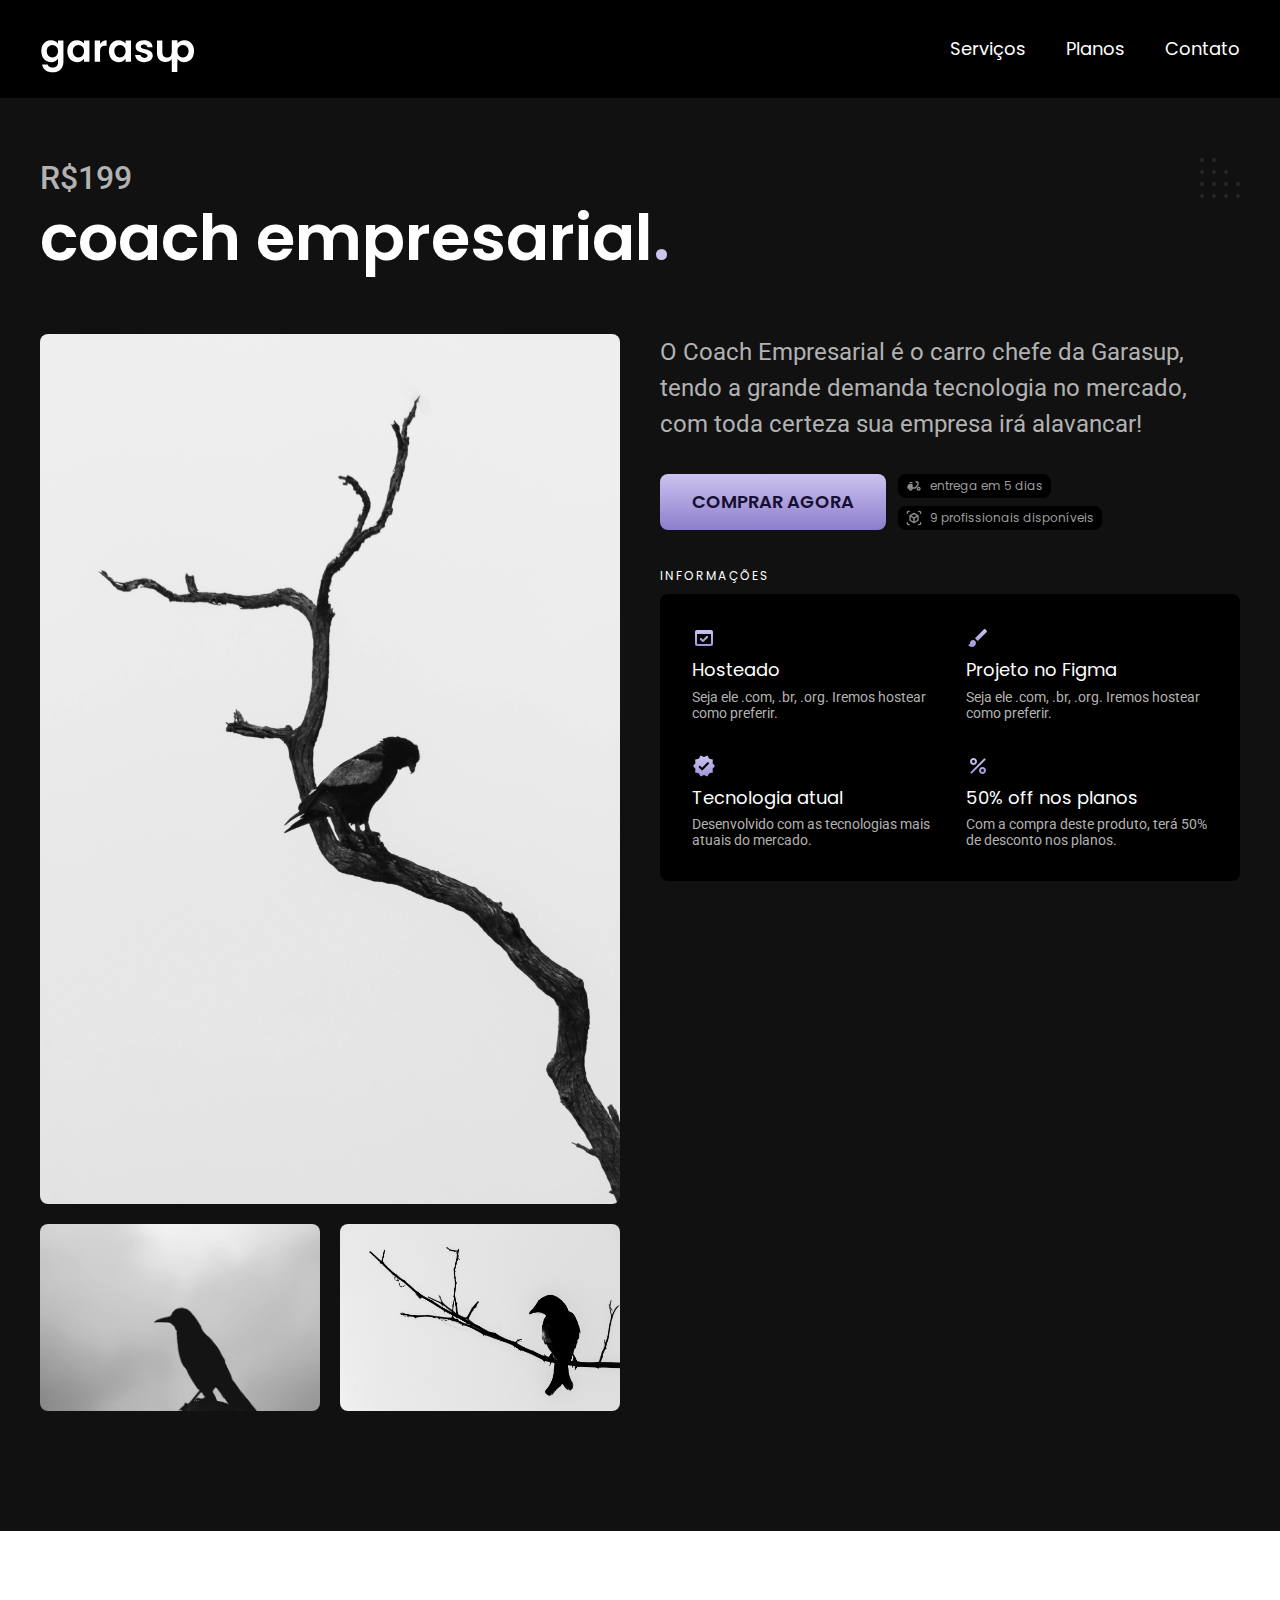
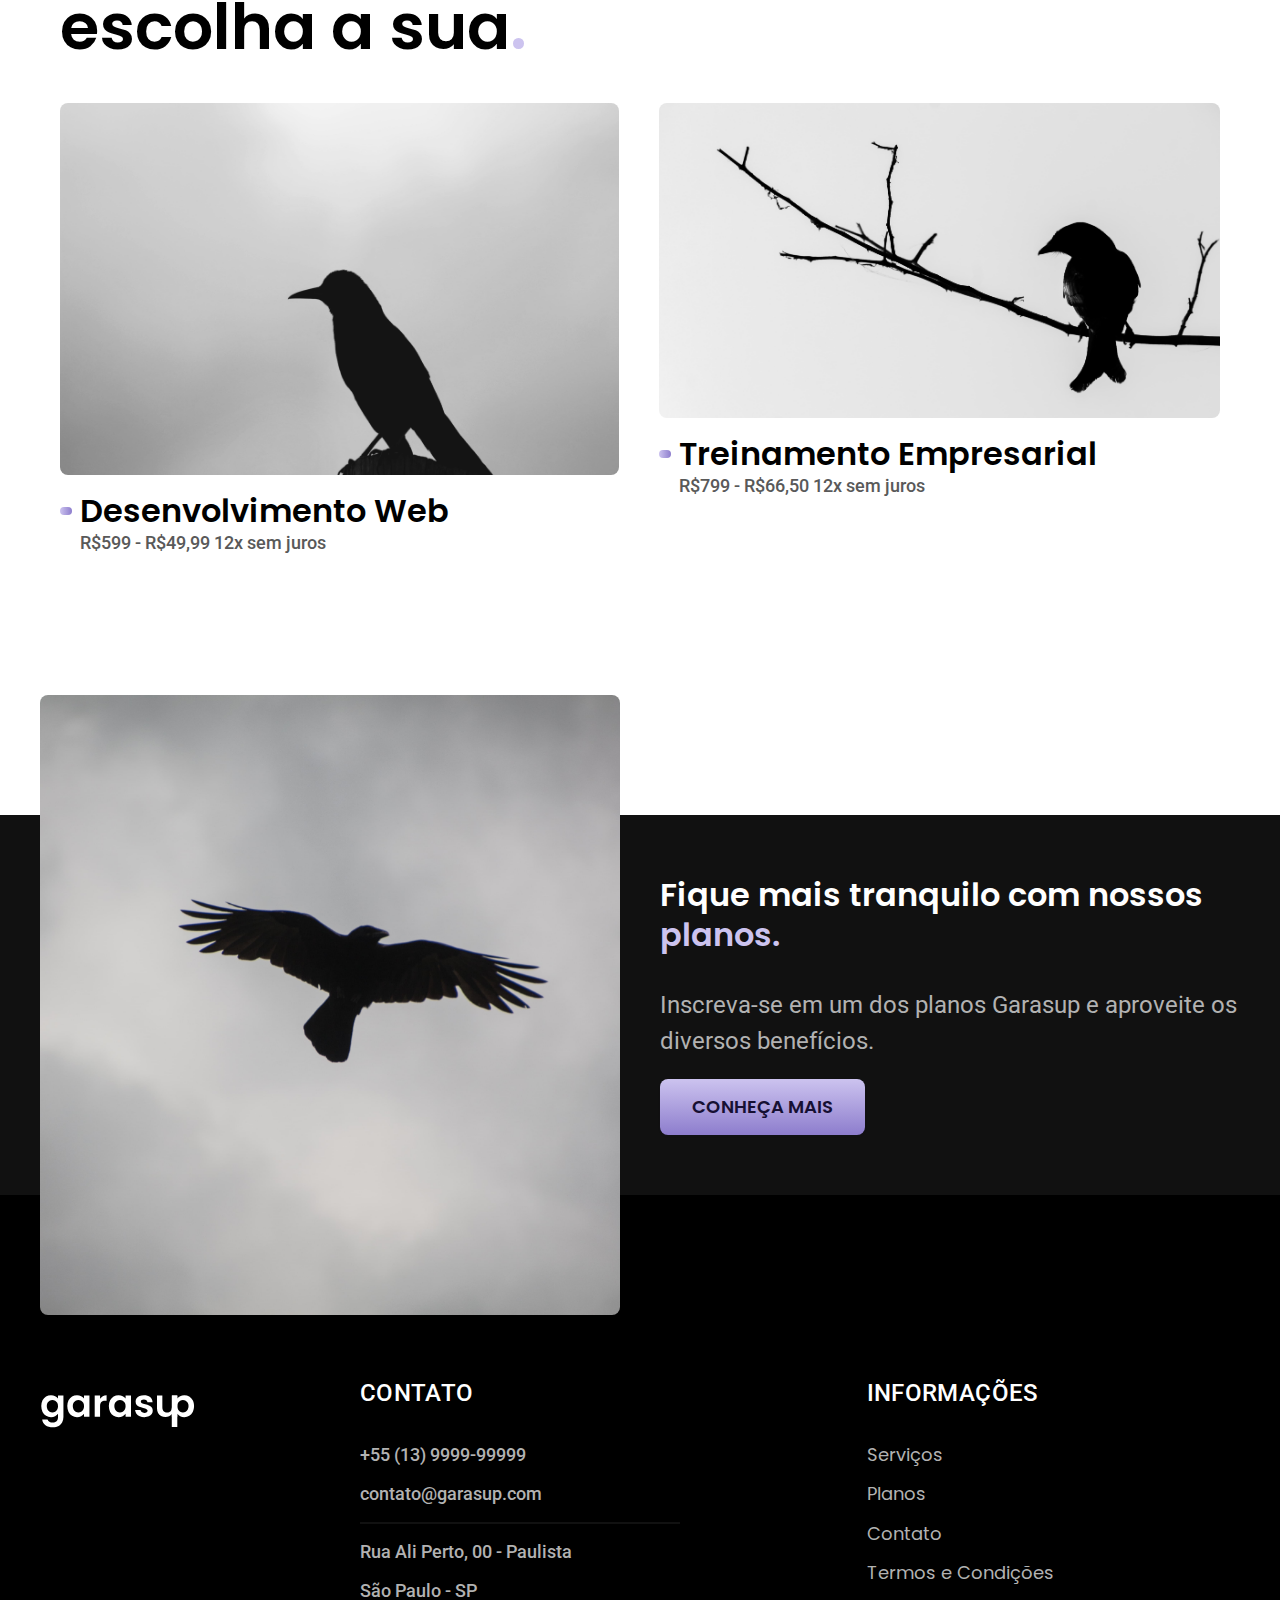
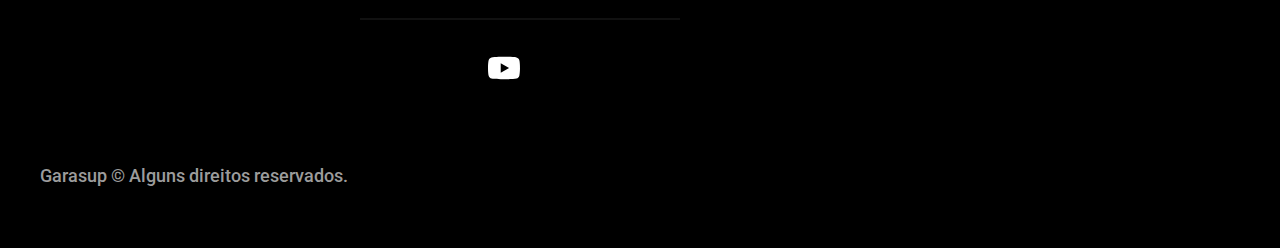
<file: servicos/coach.html>
<!DOCTYPE html>
<html lang="pt-br">
<head>
  <meta charset="UTF-8">
  <meta http-equiv="X-UA-Compatible" content="IE=edge">
  <meta name="viewport" content="width=device-width, initial-scale=1.0">
  <meta name="description" content="Coach Empresarial">
  <title>Coach Empresarial | Garasup </title>
  <link rel="icon" href="../favicon.svg" type="image/svg+xml">
  <link rel="stylesheet" href="../css/style.css">
  <link rel="preconnect" href="https://fonts.googleapis.com"><link rel="preconnect" href="https://fonts.gstatic.com" crossorigin><link href="https://fonts.googleapis.com/css2?family=Poppins:wght@400;600&family=Roboto:wght@400;500&display=swap" rel="stylesheet">
</head>
<body id="coach">
  <header class="header-bg">
    <div class="header container">
      <a href="../">
        <img src="../img/garasup.svg" alt="Garasup">
      </a>

      <nav aria-label="primaria">
        <ul class="header-menu font-1-m cor-0">
          <li><a href="../servicos.html">Serviços</a></li>
          <li><a href="../planos.html">Planos</a></li>
          <li><a href="../contato.html">Contato</a></li>
        </ul>
      </nav>
    </div>
  </header>

  <main  class="titulo-bg">
    <div>
      <div class="titulo container">
        <p class="font-2-xl cor-5">R$199</p>
        <h1 class="font-1-xxl cor-0">coach empresarial<span class="cor-p1">.</span></h1>
      </div>
      <div class="servico container">
        <div class="servico-imagens">
          <img src="../img/fotos/servicos/servico1.jpg" alt="">
          <img src="../img/fotos/servicos/servico2.jpg" alt="">
          <img src="../img/fotos/servicos/servico3.jpg" alt="">
        </div>
        <div class="servico-conteudo">
          <p class="font-2-l cor-5">O Coach Empresarial é o carro chefe da Garasup, tendo a grande demanda tecnologia no mercado, com toda certeza sua empresa irá alavancar!</p>
          <div class="servico-comprar"> 
            <a class="botao" href="../orcamento.html">comprar agora</a>
            <span class="font-1-xs cor-6"><img src="../img/icones/suportes/entrega.svg" alt=""> entrega em 5 dias</span>
            <span class="font-1-xs cor-6"><img src="../img/icones/suportes/estoque.svg" alt=""> 9 profissionais disponíveis</span>
          </div>
        
        <h2 class="font-1-xs cor-0">Informações</h2>
        <ul class="servico-informacoes">
          <li>
            <img src="../img/icones/suportes/dominio.svg" alt="">
            <h3 class="font-1-m cor-0">Hosteado</h3>
            <p class="font-2-xs cor-5">Seja ele .com, .br, .org. Iremos 
              hostear como preferir.</p>
          </li>
          <li>
            <img src="../img/icones/suportes/figma.svg" alt="">
            <h3 class="font-1-m cor-0">Projeto no Figma</h3>
            <p class="font-2-xs cor-5">Seja ele .com, .br, .org. Iremos 
              hostear como preferir.</p>
          </li>
          <li>
            <img src="../img/icones/suportes/tecnologia.svg" alt="">
            <h3 class="font-1-m cor-0">Tecnologia atual</h3>
            <p class="font-2-xs cor-5">Desenvolvido com as tecnologias
              mais atuais do mercado.</p>
          </li>
          <li>
            <img src="../img/icones/suportes/desconto.svg" alt="">
            <h3 class="font-1-m cor-0">50% off nos planos</h3>
            <p class="font-2-xs cor-5">Com a compra deste produto, terá
              50% de desconto nos planos.</p>
          </li>
        </ul>
      </div>
    </div>
  </main>

  <article class="servicos-lista container">
    <h2 class="font-1-xxl container">escolha a sua<span class="cor-p1">.</span></h2>

    <ul>
      <li>
        <a href="devweb.html">
          <img src="../img/fotos/servicos/servico2.jpg" alt="Serviço 2">
          <h3 class="font-1-xl">Desenvolvimento Web</h3>
          <span class="font-2-m cor-8">R$599 - R$49,99 12x sem juros</span>
        </a>
      </li>
      <li>
        <a href="treinamento.html">
          <img src="../img/fotos/servicos/servico3.jpg" alt="Serviço 3">
            <h3 class="font-1-xl">Treinamento Empresarial</h3>
            <span class="font-2-m cor-8">R$799 - R$66,50 12x sem juros</span>
        </a>
      </li>
    </ul>
  </article>

  <article class="plano-bg">
    <div class="plano container">
      <div class="plano-imagem">
        <img src="../img/fotos/gerais/plano.jpg" alt="Pássaro voando">
      </div>
      <div class="plano-conteudo">
        <h2 class="font-1-xl cor-0">Fique mais tranquilo com nossos <span class="cor-p1">planos.</span></h2>
        <p class="font-2-l cor-5">Inscreva-se em um dos planos Garasup e aproveite os diversos benefícios.</p>
        <a class="botao" href="../planos.html">conheça mais</a>
      </div>
    </div>
  </article>

  <footer class="footer-bg">
    <div class="footer container">
      <img src="../img/garasup.svg" alt="Garasup">
      <div class="footer-contato">
        <h3 class="font-2-l-b cor-0">Contato</h3>
        <ul class="cor-5 font-2-m">
          <li><a href="tell:+551399999999">+55 (13) 9999-99999</a></li>
          <li><a href="mailto:contato@garasup.com">contato@garasup.com</a></li>
          <li>Rua Ali Perto, 00 - Paulista</li>
          <li>São Paulo - SP</li>
        </ul>
        <div class="footer-redes">
          <a href="../">
            <img src="../img/icones/redes-sociais/instagram.svg" alt="Instagram">
          </a>
          <a href="../">
            <img src="../img/icones/redes-sociais/facebook.svg" alt="Facebook">
          </a>
          <a href="../">
            <img src="../img/icones/redes-sociais/youtube.svg" alt="Youtube">
          </a>
        </div>
      </div>
      <div class="footer-informacoes">
        <h3 class="font-2-l-b cor-0">Informações</h3>
        <nav>
          <ul class="font-1-m cor-5">
            <li><a href="../servicos.html">Serviços</a></li>
            <li><a href="../planos.html">Planos</a></li>
            <li><a href="../contato.html">Contato</a></li>
            <li><a href="../termos.html">Termos e Condições</a></li>
          </ul>
        </nav>
      </div>
      <p class="font-2-m cor-6 footer-copy">Garasup © Alguns direitos reservados.</p>
    </div>
  </footer>
</body>
</html>
</file>
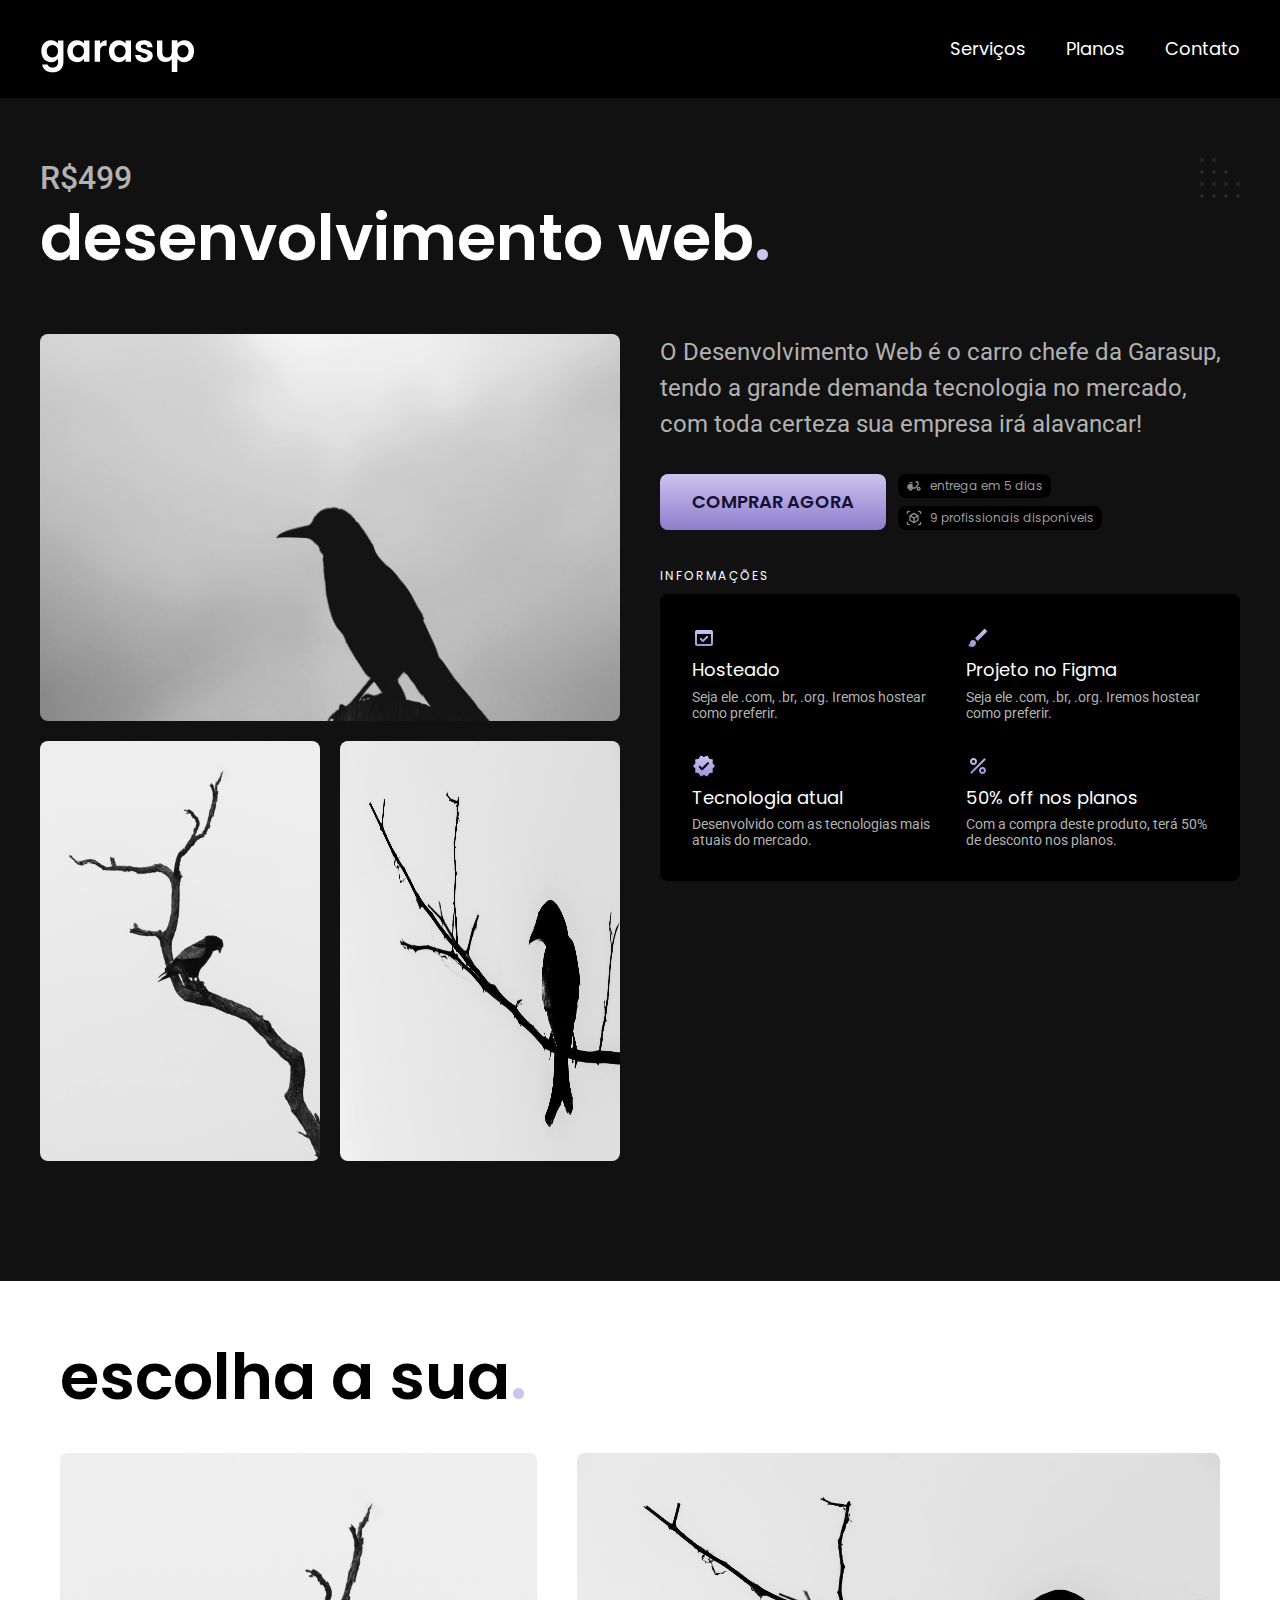
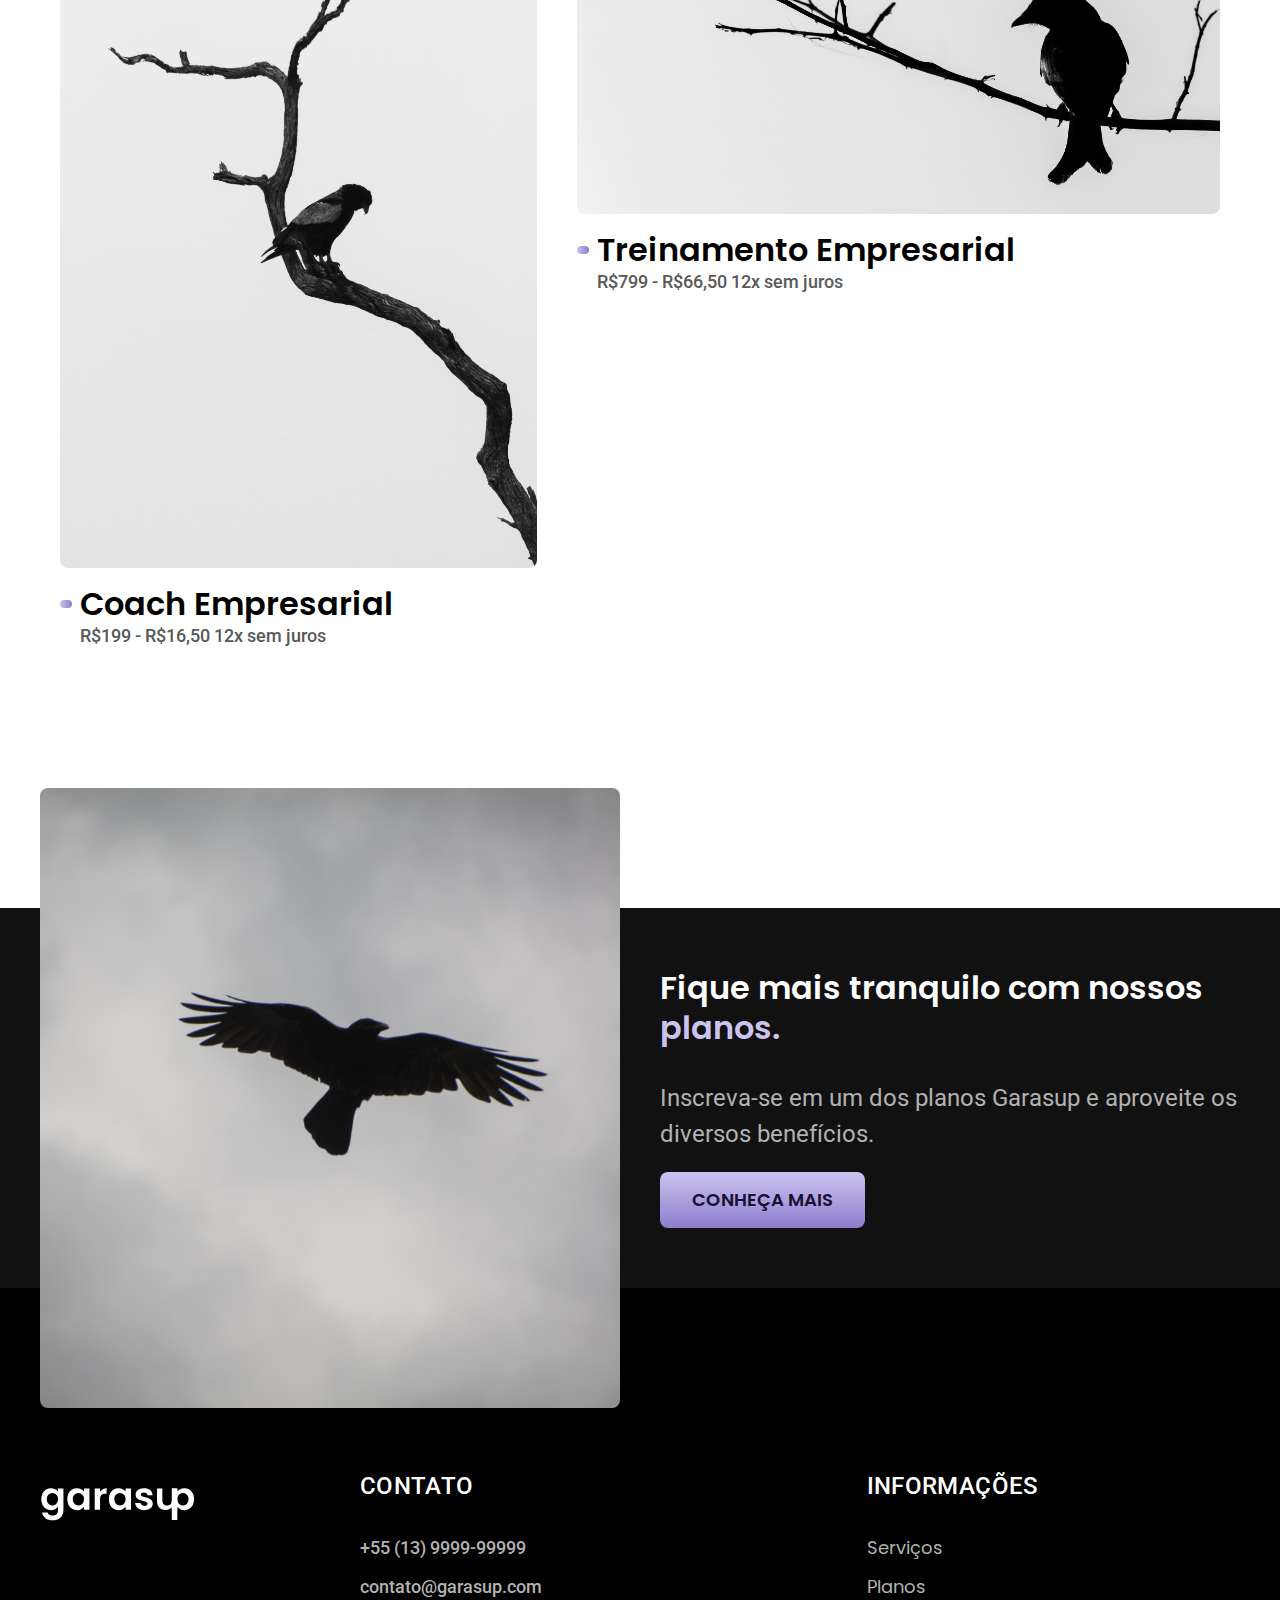
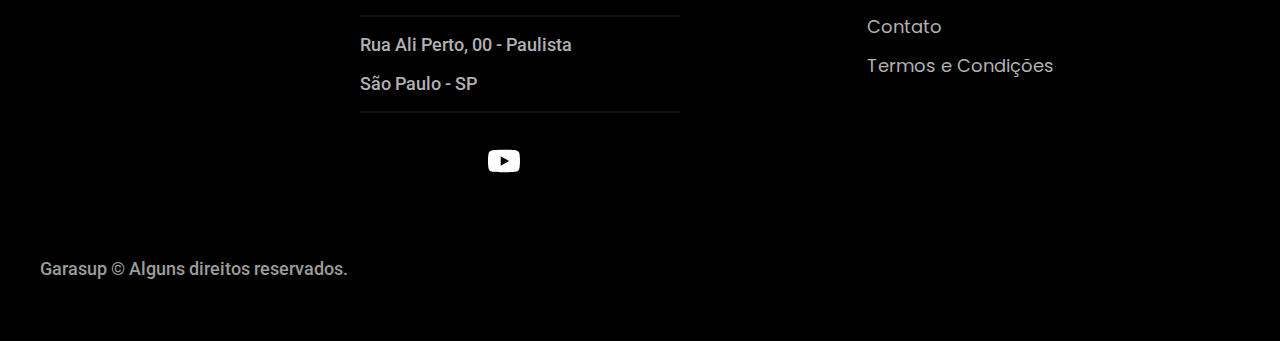
<file: servicos/devweb.html>
<!DOCTYPE html>
<html lang="pt-br">
<head>
  <meta charset="UTF-8">
  <meta http-equiv="X-UA-Compatible" content="IE=edge">
  <meta name="viewport" content="width=device-width, initial-scale=1.0">
  <meta name="description" content="Coach Empresarial">
  <title>Desenvolvimento Web | Garasup </title>
  <link rel="icon" href="../favicon.svg" type="image/svg+xml">
  <link rel="stylesheet" href="../css/style.css">
  <link rel="preconnect" href="https://fonts.googleapis.com"><link rel="preconnect" href="https://fonts.gstatic.com" crossorigin><link href="https://fonts.googleapis.com/css2?family=Poppins:wght@400;600&family=Roboto:wght@400;500&display=swap" rel="stylesheet">
</head>
<body id="devweb">
  <header class="header-bg">
    <div class="header container">
      <a href="../">
        <img src="../img/garasup.svg" alt="Garasup">
      </a>

      <nav aria-label="primaria">
        <ul class="header-menu font-1-m cor-0">
          <li><a href="../servicos.html">Serviços</a></li>
          <li><a href="../planos.html">Planos</a></li>
          <li><a href="../contato.html">Contato</a></li>
        </ul>
      </nav>
    </div>
  </header>

  <main  class="titulo-bg">
    <div>
      <div class="titulo container">
        <p class="font-2-xl cor-5">R$499</p>
        <h1 class="font-1-xxl cor-0">desenvolvimento web<span class="cor-p1">.</span></h1>
      </div>
      <div class="servico container">
        <div class="servico-imagens">
          <img src="../img/fotos/servicos/servico2.jpg" alt="">
          <img src="../img/fotos/servicos/servico1.jpg" alt="">
          <img src="../img/fotos/servicos/servico3.jpg" alt="">
        </div>
        <div class="servico-conteudo">
          <p class="font-2-l cor-5">O Desenvolvimento Web é o carro chefe da Garasup, tendo a grande demanda tecnologia no mercado, com toda certeza sua empresa irá alavancar!</p>
          <div class="servico-comprar"> 
            <a class="botao" href="../orcamento.html">comprar agora</a>
            <span class="font-1-xs cor-6"><img src="../img/icones/suportes/entrega.svg" alt=""> entrega em 5 dias</span>
            <span class="font-1-xs cor-6"><img src="../img/icones/suportes/estoque.svg" alt=""> 9 profissionais disponíveis</span>
          </div>
        
        <h2 class="font-1-xs cor-0">Informações</h2>
        <ul class="servico-informacoes">
          <li>
            <img src="../img/icones/suportes/dominio.svg" alt="">
            <h3 class="font-1-m cor-0">Hosteado</h3>
            <p class="font-2-xs cor-5">Seja ele .com, .br, .org. Iremos 
              hostear como preferir.</p>
          </li>
          <li>
            <img src="../img/icones/suportes/figma.svg" alt="">
            <h3 class="font-1-m cor-0">Projeto no Figma</h3>
            <p class="font-2-xs cor-5">Seja ele .com, .br, .org. Iremos 
              hostear como preferir.</p>
          </li>
          <li>
            <img src="../img/icones/suportes/tecnologia.svg" alt="">
            <h3 class="font-1-m cor-0">Tecnologia atual</h3>
            <p class="font-2-xs cor-5">Desenvolvido com as tecnologias
              mais atuais do mercado.</p>
          </li>
          <li>
            <img src="../img/icones/suportes/desconto.svg" alt="">
            <h3 class="font-1-m cor-0">50% off nos planos</h3>
            <p class="font-2-xs cor-5">Com a compra deste produto, terá
              50% de desconto nos planos.</p>
          </li>
        </ul>
      </div>
    </div>
  </main>

  <article class="servicos-lista container">
    <h2 class="font-1-xxl container">escolha a sua<span class="cor-p1">.</span></h2>

    <ul>
      <li>
        <a href="coach.html">
          <img src="../img/fotos/servicos/servico1.jpg" alt="Serviço 2">
          <h3 class="font-1-xl">Coach Empresarial</h3>
          <span class="font-2-m cor-8">R$199 - R$16,50 12x sem juros</span>
        </a>
      </li>
      <li>
        <a href="treinamento.html">
          <img src="../img/fotos/servicos/servico3.jpg" alt="Serviço 3">
            <h3 class="font-1-xl">Treinamento Empresarial</h3>
            <span class="font-2-m cor-8">R$799 - R$66,50 12x sem juros</span>
        </a>
      </li>
    </ul>
  </article>

  <article class="plano-bg">
    <div class="plano container">
      <div class="plano-imagem">
        <img src="../img/fotos/gerais/plano.jpg" alt="Pássaro voando">
      </div>
      <div class="plano-conteudo">
        <h2 class="font-1-xl cor-0">Fique mais tranquilo com nossos <span class="cor-p1">planos.</span></h2>
        <p class="font-2-l cor-5">Inscreva-se em um dos planos Garasup e aproveite os diversos benefícios.</p>
        <a class="botao" href="../planos.html">conheça mais</a>
      </div>
    </div>
  </article>

  <footer class="footer-bg">
    <div class="footer container">
      <img src="../img/garasup.svg" alt="Garasup">
      <div class="footer-contato">
        <h3 class="font-2-l-b cor-0">Contato</h3>
        <ul class="cor-5 font-2-m">
          <li><a href="tell:+551399999999">+55 (13) 9999-99999</a></li>
          <li><a href="mailto:contato@garasup.com">contato@garasup.com</a></li>
          <li>Rua Ali Perto, 00 - Paulista</li>
          <li>São Paulo - SP</li>
        </ul>
        <div class="footer-redes">
          <a href="../">
            <img src="../img/icones/redes-sociais/instagram.svg" alt="Instagram">
          </a>
          <a href="../">
            <img src="../img/icones/redes-sociais/facebook.svg" alt="Facebook">
          </a>
          <a href="../">
            <img src="../img/icones/redes-sociais/youtube.svg" alt="Youtube">
          </a>
        </div>
      </div>
      <div class="footer-informacoes">
        <h3 class="font-2-l-b cor-0">Informações</h3>
        <nav>
          <ul class="font-1-m cor-5">
            <li><a href="../servicos.html">Serviços</a></li>
            <li><a href="../planos.html">Planos</a></li>
            <li><a href="../contato.html">Contato</a></li>
            <li><a href="../termos.html">Termos e Condições</a></li>
          </ul>
        </nav>
      </div>
      <p class="font-2-m cor-6 footer-copy">Garasup © Alguns direitos reservados.</p>
    </div>
  </footer>
</body>
</html>
</file>
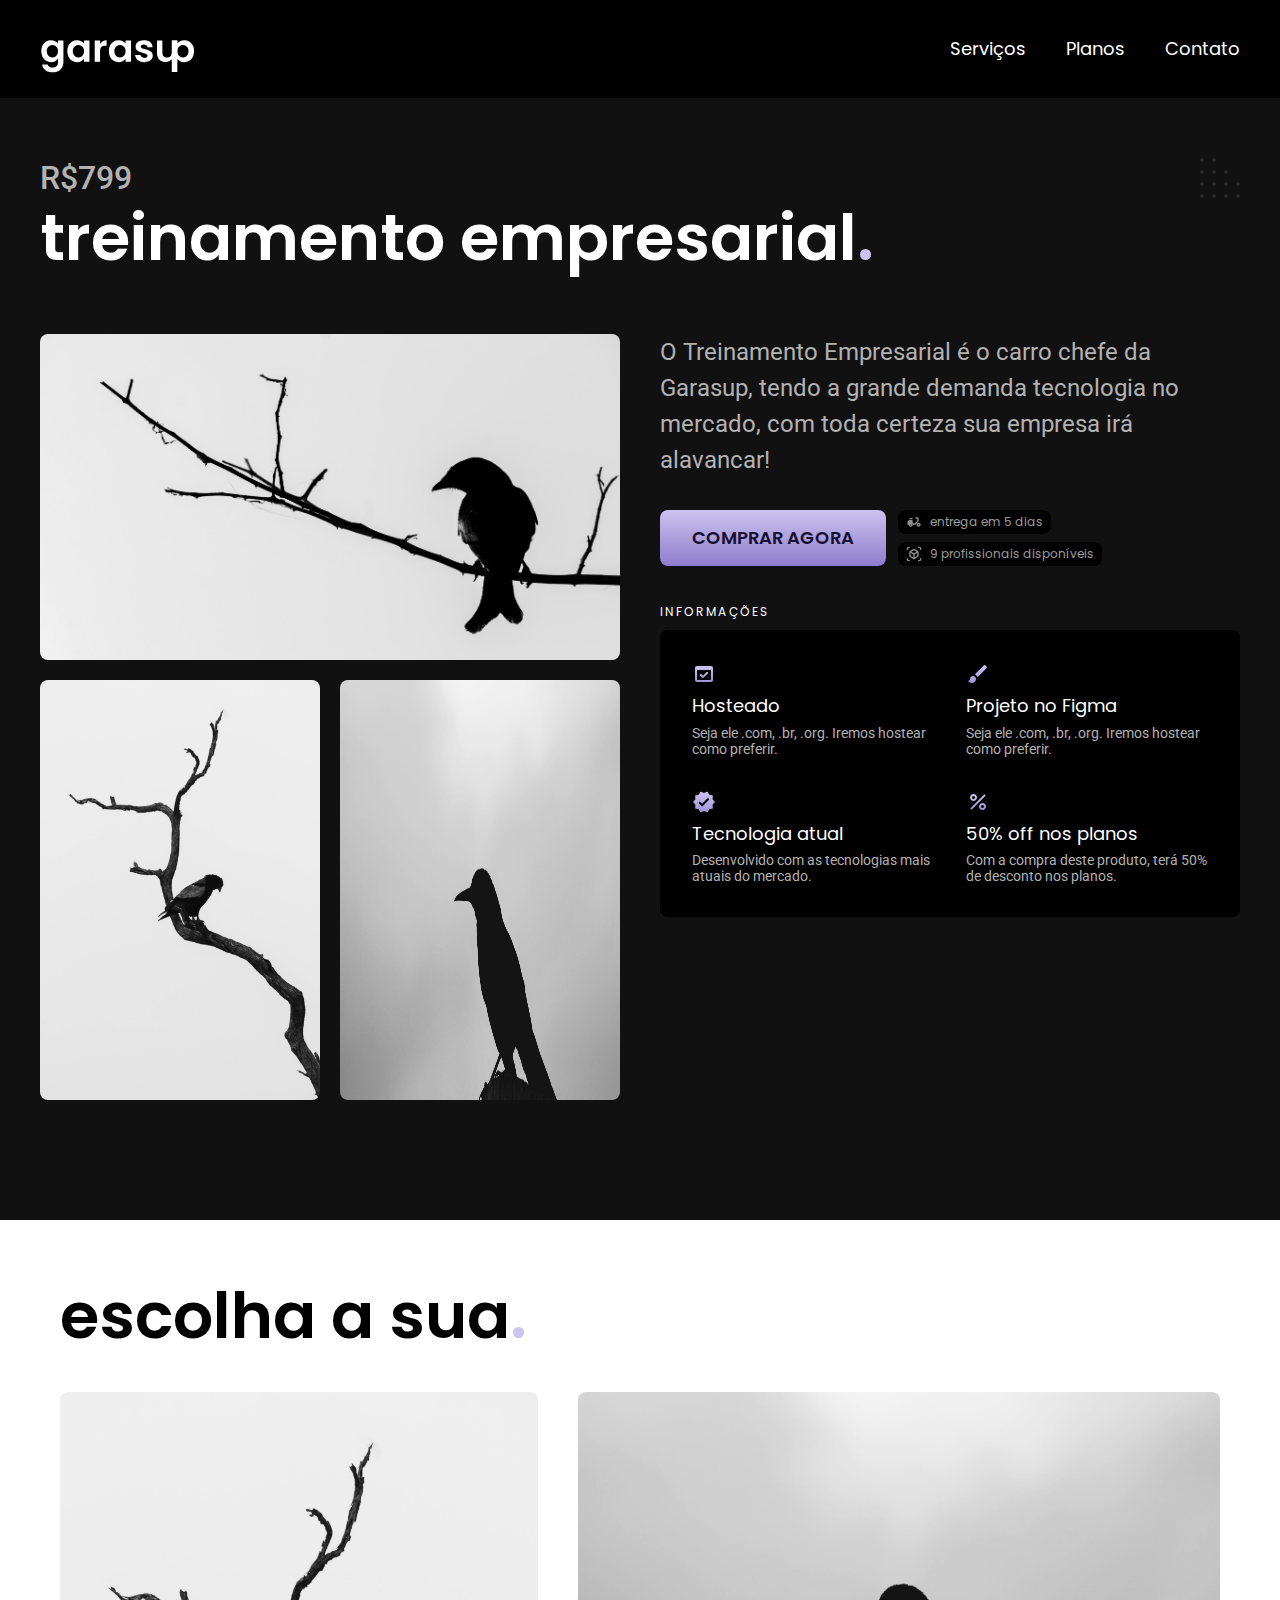
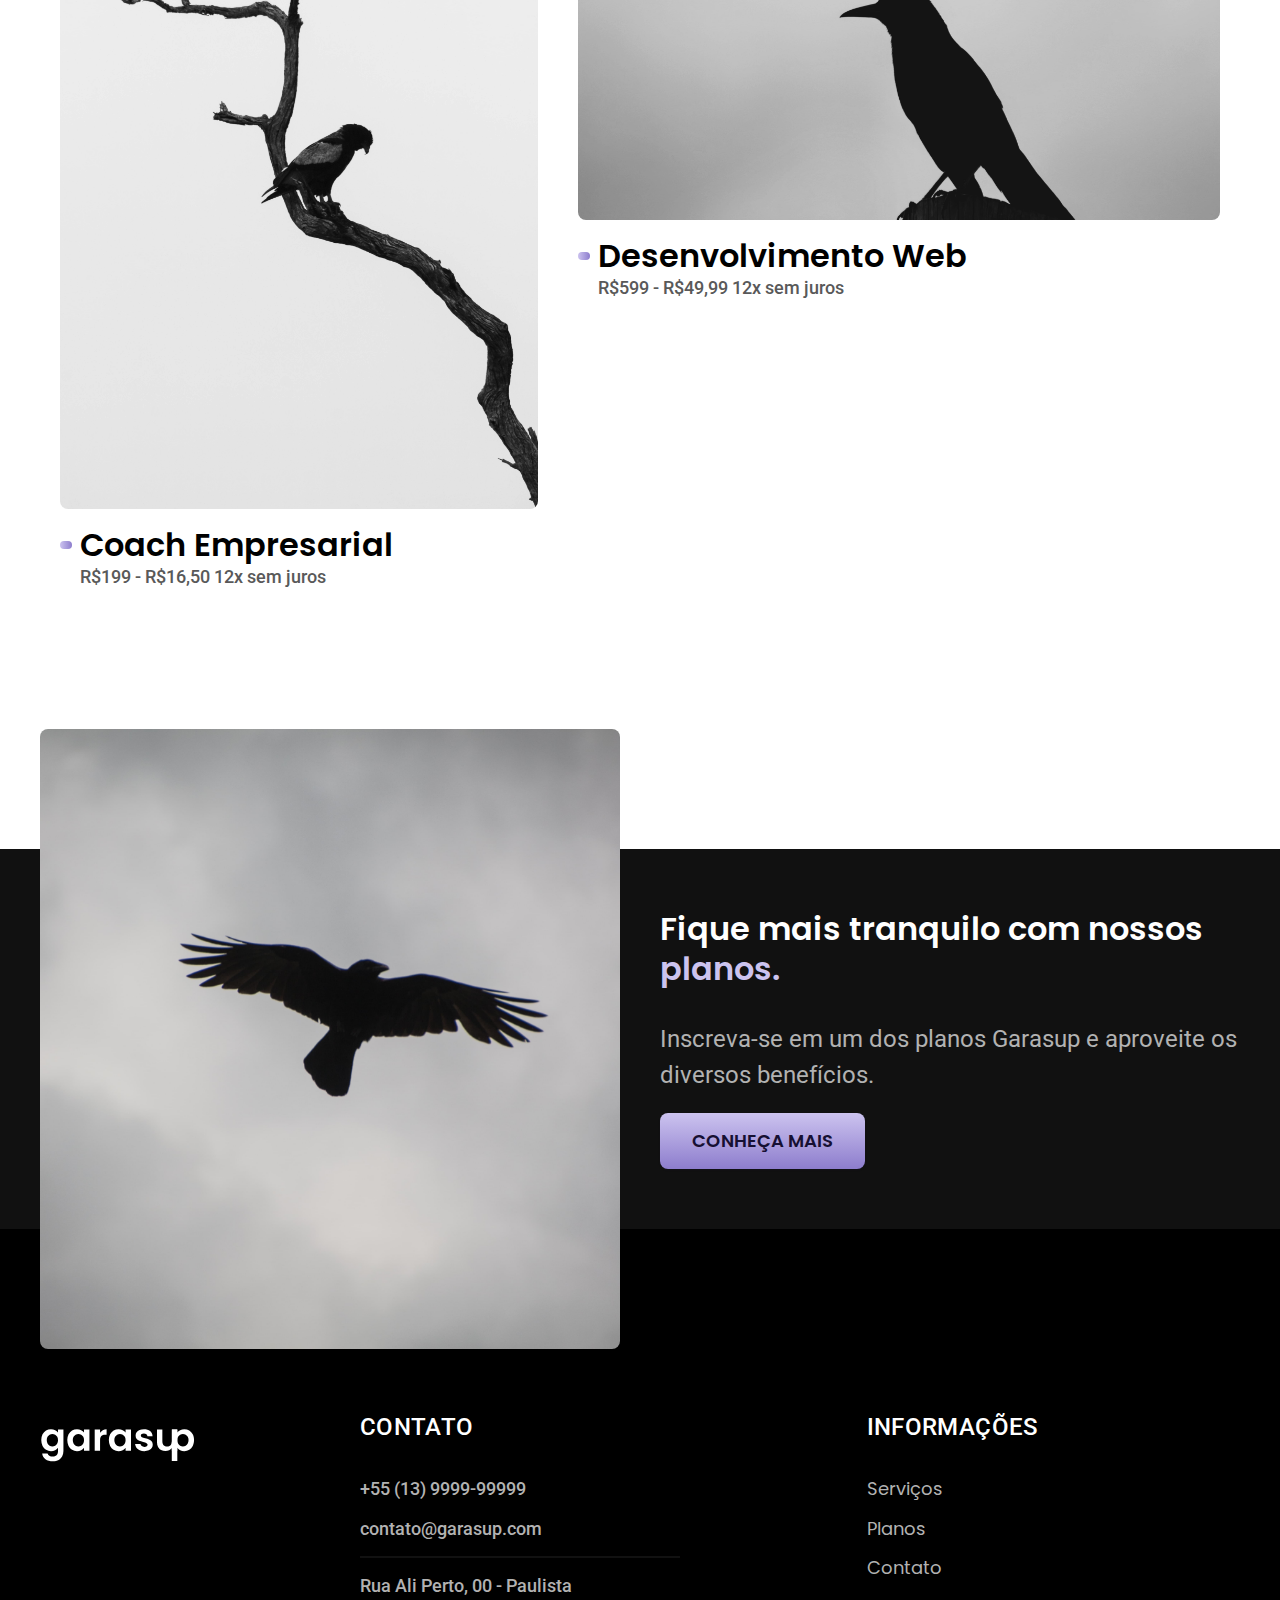
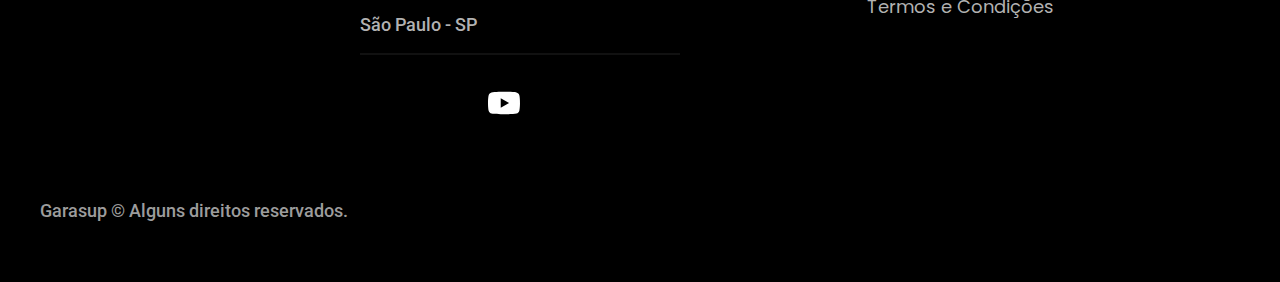
<file: servicos/treinamento.html>
<!DOCTYPE html>
<html lang="pt-br">
<head>
  <meta charset="UTF-8">
  <meta http-equiv="X-UA-Compatible" content="IE=edge">
  <meta name="viewport" content="width=device-width, initial-scale=1.0">
  <meta name="description" content="Coach Empresarial">
  <title>Treinamento Empresarial | Garasup </title>
  <link rel="icon" href="../favicon.svg" type="image/svg+xml">
  <link rel="stylesheet" href="../css/style.css">
  <link rel="preconnect" href="https://fonts.googleapis.com"><link rel="preconnect" href="https://fonts.gstatic.com" crossorigin><link href="https://fonts.googleapis.com/css2?family=Poppins:wght@400;600&family=Roboto:wght@400;500&display=swap" rel="stylesheet">
</head>
<body id="treinamento">
  <header class="header-bg">
    <div class="header container">
      <a href="../">
        <img src="../img/garasup.svg" alt="Garasup">
      </a>

      <nav aria-label="primaria">
        <ul class="header-menu font-1-m cor-0">
          <li><a href="../servicos.html">Serviços</a></li>
          <li><a href="../planos.html">Planos</a></li>
          <li><a href="../contato.html">Contato</a></li>
        </ul>
      </nav>
    </div>
  </header>

  <main  class="titulo-bg">
    <div>
      <div class="titulo container">
        <p class="font-2-xl cor-5">R$799</p>
        <h1 class="font-1-xxl cor-0">treinamento empresarial<span class="cor-p1">.</span></h1>
      </div>
      <div class="servico container">
        <div class="servico-imagens">
          <img src="../img/fotos/servicos/servico3.jpg" alt="">
          <img src="../img/fotos/servicos/servico1.jpg" alt="">
          <img src="../img/fotos/servicos/servico2.jpg" alt="">
        </div>
        <div class="servico-conteudo">
          <p class="font-2-l cor-5">O Treinamento Empresarial é o carro chefe da Garasup, tendo a grande demanda tecnologia no mercado, com toda certeza sua empresa irá alavancar!</p>
          <div class="servico-comprar"> 
            <a class="botao" href="../orcamento.html">comprar agora</a>
            <span class="font-1-xs cor-6"><img src="../img/icones/suportes/entrega.svg" alt=""> entrega em 5 dias</span>
            <span class="font-1-xs cor-6"><img src="../img/icones/suportes/estoque.svg" alt=""> 9 profissionais disponíveis</span>
          </div>
        
        <h2 class="font-1-xs cor-0">Informações</h2>
        <ul class="servico-informacoes">
          <li>
            <img src="../img/icones/suportes/dominio.svg" alt="">
            <h3 class="font-1-m cor-0">Hosteado</h3>
            <p class="font-2-xs cor-5">Seja ele .com, .br, .org. Iremos 
              hostear como preferir.</p>
          </li>
          <li>
            <img src="../img/icones/suportes/figma.svg" alt="">
            <h3 class="font-1-m cor-0">Projeto no Figma</h3>
            <p class="font-2-xs cor-5">Seja ele .com, .br, .org. Iremos 
              hostear como preferir.</p>
          </li>
          <li>
            <img src="../img/icones/suportes/tecnologia.svg" alt="">
            <h3 class="font-1-m cor-0">Tecnologia atual</h3>
            <p class="font-2-xs cor-5">Desenvolvido com as tecnologias
              mais atuais do mercado.</p>
          </li>
          <li>
            <img src="../img/icones/suportes/desconto.svg" alt="">
            <h3 class="font-1-m cor-0">50% off nos planos</h3>
            <p class="font-2-xs cor-5">Com a compra deste produto, terá
              50% de desconto nos planos.</p>
          </li>
        </ul>
      </div>
    </div>
  </main>

  <article class="servicos-lista container">
    <h2 class="font-1-xxl container">escolha a sua<span class="cor-p1">.</span></h2>

    <ul>
      <li>
        <a href="coach.html">
          <img src="../img/fotos/servicos/servico1.jpg" alt="Serviço 2">
          <h3 class="font-1-xl">Coach Empresarial</h3>
          <span class="font-2-m cor-8">R$199 - R$16,50 12x sem juros</span>
        </a>
      </li>
      <li>
        <a href="devweb.html">
          <img src="../img/fotos/servicos/servico2.jpg" alt="Serviço 3">
            <h3 class="font-1-xl">Desenvolvimento Web</h3>
            <span class="font-2-m cor-8">R$599 - R$49,99 12x sem juros</span>
        </a>
      </li>
    </ul>
  </article>

  <article class="plano-bg">
    <div class="plano container">
      <div class="plano-imagem">
        <img src="../img/fotos/gerais/plano.jpg" alt="Pássaro voando">
      </div>
      <div class="plano-conteudo">
        <h2 class="font-1-xl cor-0">Fique mais tranquilo com nossos <span class="cor-p1">planos.</span></h2>
        <p class="font-2-l cor-5">Inscreva-se em um dos planos Garasup e aproveite os diversos benefícios.</p>
        <a class="botao" href="../planos.html">conheça mais</a>
      </div>
    </div>
  </article>

  <footer class="footer-bg">
    <div class="footer container">
      <img src="../img/garasup.svg" alt="Garasup">
      <div class="footer-contato">
        <h3 class="font-2-l-b cor-0">Contato</h3>
        <ul class="cor-5 font-2-m">
          <li><a href="tell:+551399999999">+55 (13) 9999-99999</a></li>
          <li><a href="mailto:contato@garasup.com">contato@garasup.com</a></li>
          <li>Rua Ali Perto, 00 - Paulista</li>
          <li>São Paulo - SP</li>
        </ul>
        <div class="footer-redes">
          <a href="../">
            <img src="../img/icones/redes-sociais/instagram.svg" alt="Instagram">
          </a>
          <a href="../">
            <img src="../img/icones/redes-sociais/facebook.svg" alt="Facebook">
          </a>
          <a href="../">
            <img src="../img/icones/redes-sociais/youtube.svg" alt="Youtube">
          </a>
        </div>
      </div>
      <div class="footer-informacoes">
        <h3 class="font-2-l-b cor-0">Informações</h3>
        <nav>
          <ul class="font-1-m cor-5">
            <li><a href="../servicos.html">Serviços</a></li>
            <li><a href="../planos.html">Planos</a></li>
            <li><a href="../contato.html">Contato</a></li>
            <li><a href="../termos.html">Termos e Condições</a></li>
          </ul>
        </nav>
      </div>
      <p class="font-2-m cor-6 footer-copy">Garasup © Alguns direitos reservados.</p>
    </div>
  </footer>
</body>
</html>
</file>
<file: css/style.css>
/*Global*/
@import url("./global/global.css");
@import url("./utilidades/tipografia.css");
@import url("./global/header.css");
@import url("./global/footer.css");
@import url("./utilidades/cores.css");

/*Utilidades*/
@import url("./utilidades/componentes.css");
@import url("./utilidades/formulario.css");


/*Home*/
@import url("./home/introducao.css");
@import url("./home/tecnologia.css");

/*Serviços*/
@import url("servicos/servicos-lista.css");
@import url("servicos/servicos.css");
@import url("servicos/vantagens.css");
@import url("servicos/perguntas.css");

/*Serviço*/
@import url("./servico/servico.css");
@import url("./servico/plano.css");

/*Planos*/
@import url("./planos/planos.css");

/*Contato*/
@import url("./contato/contato.css");
@import url("./contato/loja.css");

/*Orçamento*/
@import url("./orcamento/orcamento.css");

/*Termos*/
@import url("./termos/termos.css");
</file>
